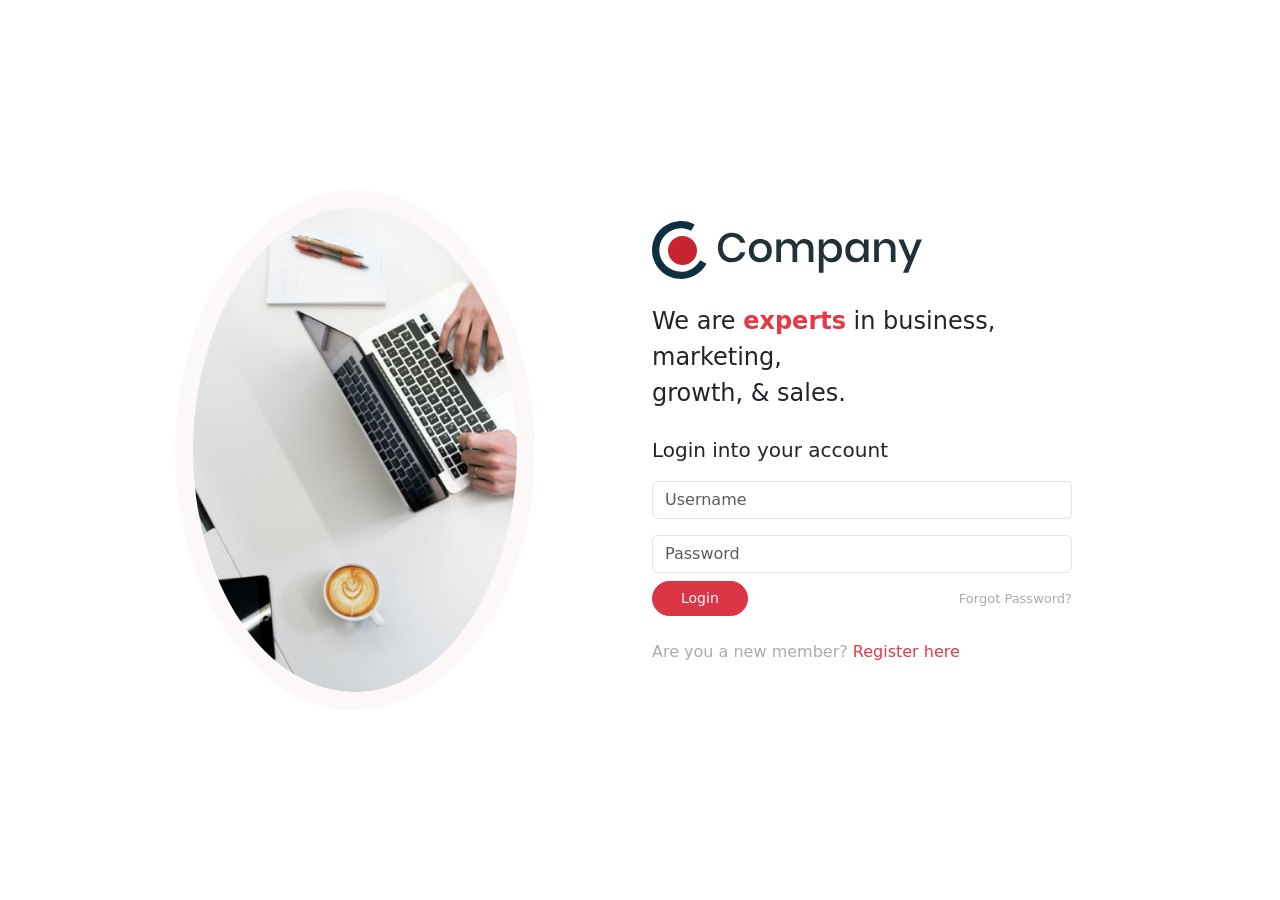
<file: HTML/Company/index.html>
<!DOCTYPE html>
<html lang="en">
<head>
    <meta charset="UTF-8">
    <meta name="viewport" content="width=device-width, initial-scale=1.0">
    <title>HKinfotech</title>
    <link rel="stylesheet" href="style.css">
    <link href="https://cdn.jsdelivr.net/npm/bootstrap@5.0.2/dist/css/bootstrap.min.css" rel="stylesheet" integrity="sha384-EVSTQN3/azprG1Anm3QDgpJLIm9Nao0Yz1ztcQTwFspd3yD65VohhpuuCOmLASjC" crossorigin="anonymous">
</head>
<body>
    <div class="container">
        <div class="row main-wrapper">

            <!-- image -->
            <div class="col-md-6 d-flex justify-content-center">
                <div class="oval-wrapper">
                    <img src="images/hero-image.png" alt="image">
                </div>
            </div>

            <!-- content -->
            <div class="col-md-6 d-flex align-items-center">
                <div class="login-box w-100">
                    <img src="images/logo.svg" class="mb-4" alt="logo">

                    <p class="tagline mb-4">
                        We are <span>experts</span> in business, marketing,<br>
                        growth, & sales.
                    </p>

                    <p class="mb-3 login">Login into your account</p>

                    <form>
                        <div class="mb-3">
                            <input type="text" class="form-control" placeholder="Username">
                        </div>

                        <div class="mb-2">
                            <input type="password" class="form-control" placeholder="Password">
                        </div>

                        <div class="d-flex align-items-center mb-4">
                            <button class="btn btn-danger login-btn" style="font-size: 14px;">Login</button>
                            <div class="ms-auto">
                                <a href="#" class="forgot">Forgot Password?</a>
                            </div>
                        </div>

                        <p class="register">
                            Are you a new member?
                            <a href="#">Register here</a>
                        </p>
                    </form>
                </div>
            </div>
        </div>
    </div>
</body>
</html>
</file>
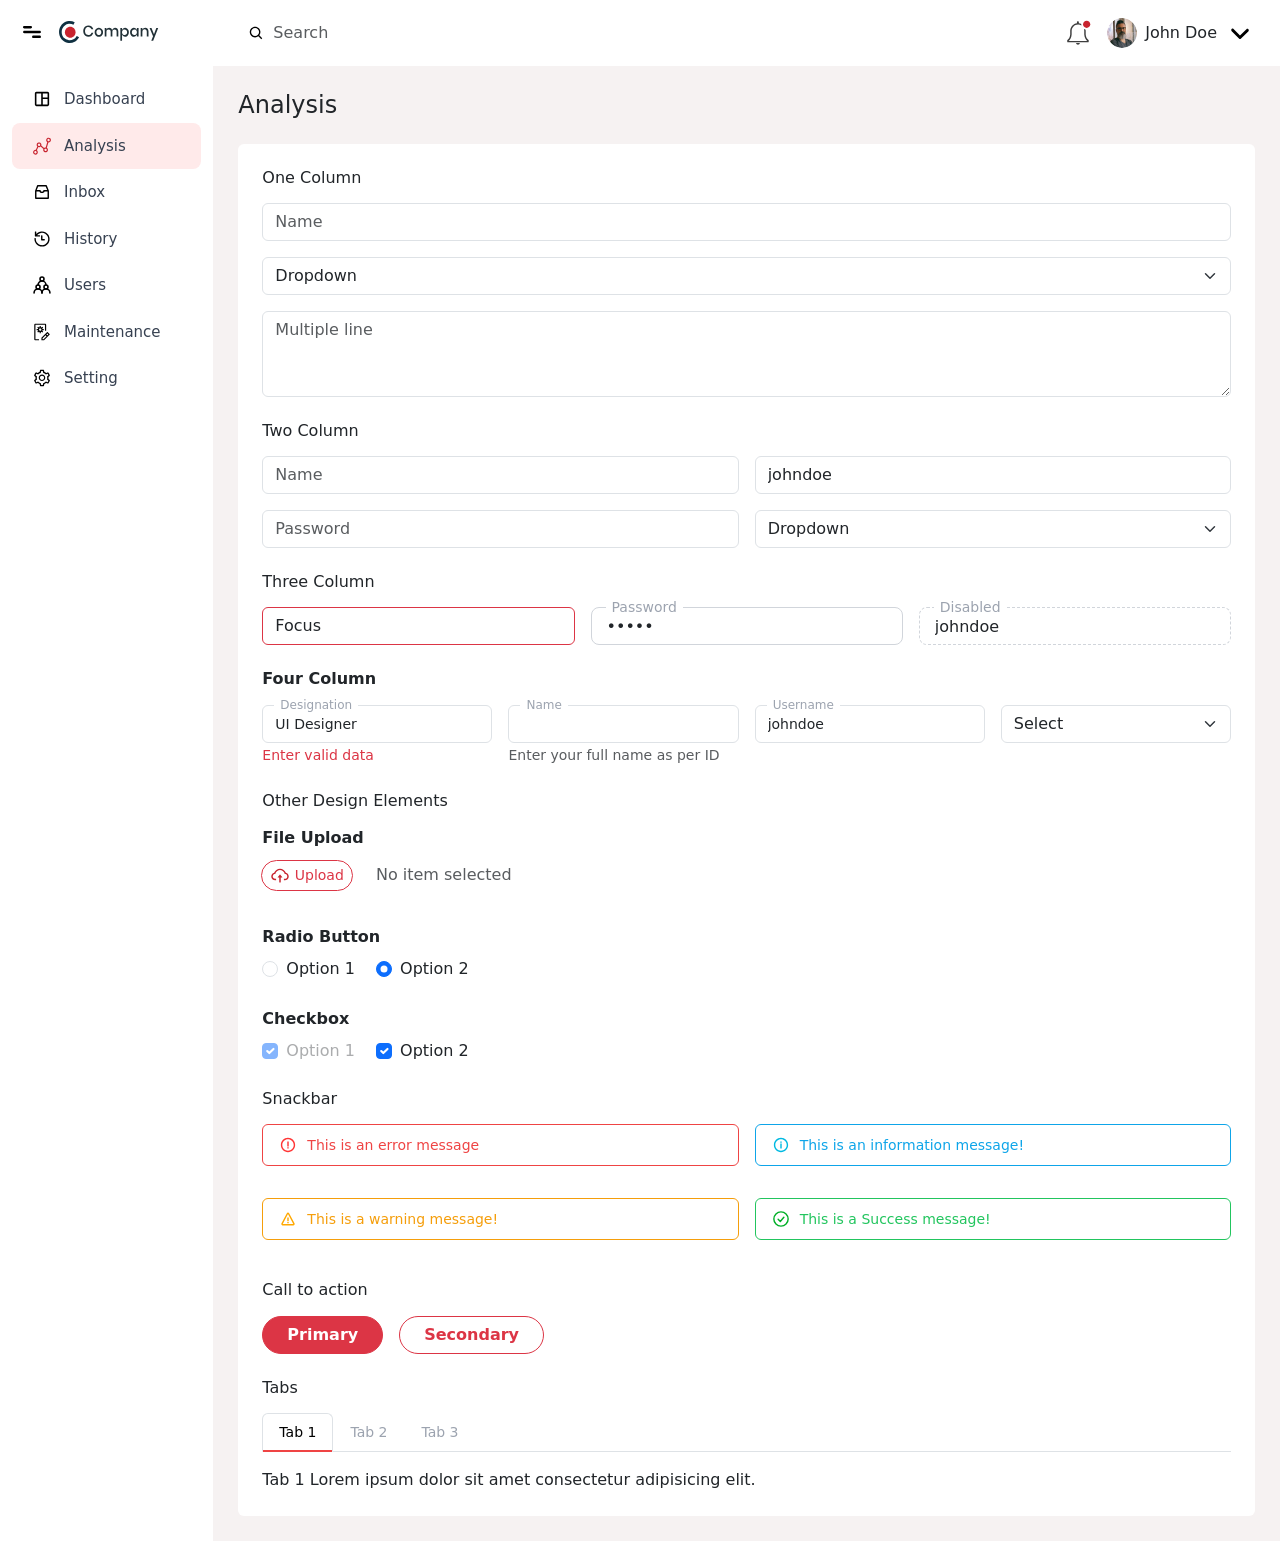
<file: HTML/Company/analysis.html>
<!DOCTYPE html>
<html lang="en">
<head>
  <meta charset="UTF-8">
  <meta name="viewport" content="width=device-width, initial-scale=1.0">
  <title>Analysis</title>

  <link rel="stylesheet" href="analysis.css">

  <!-- Bootstrap CSS -->
  <link
    href="https://cdn.jsdelivr.net/npm/bootstrap@5.3.2/dist/css/bootstrap.min.css"
    rel="stylesheet"
  >
</head>

<body>

  <div class="container-fluid">
    <div class="row">

      <!-- Sidebar -->
      <aside class="col-12 col-md-3 col-lg-2 sidebar p-0" id="sidebar">
            <div class="logo">
                <img src="images/menu-bar.svg" id="menuToggle" style="cursor:pointer;">
                <img src="images/logo.svg" style="width:100px">
            </div>

            <div class="menu" id="menu">
                <a href="#">
                    <img src="images/dashboard-default.svg"> Dashboard
                </a>
                <a href="#" class="active">
                    <img src="images/graph-active.svg"> Analysis
                </a>
                <a href="#">
                    <img src="images/inbox-default.svg"> Inbox
                </a>
                <a href="#">
                    <img src="images/clock-default.svg"> History
                </a>
                <a href="#">
                    <img src="images/user-default.svg"> Users
                </a>
                <a href="#">
                    <img src="images/maintenance-default.svg"> Maintenance
                </a>
                <a href="#">
                    <img src="images/setting-default.svg"> Setting
                </a>
            </div>
        </aside>

      <!-- Main -->
      <main class="col-12 col-md-9 col-lg-10 p-0" style="background-color: rgb(246, 242, 242);">
        <!-- Topbar -->
        <div class="topbar d-flex flex-wrap justify-content-between align-items-center gap-3">
          <div class="search-box">
            <img src="images/search-icon.svg" class="me-2">
            <input type="text" class="form-control" placeholder="Search">
          </div>

          <div class="d-flex align-items-center gap-3">
            <img src="images/notification-icon.svg">

            <div class="profile d-flex align-items-center gap-2">
              <img src="images/profile.png">
              <span>John Doe</span>
              <img src="images/downward-arrow.svg">
            </div>
          </div>
        </div>

        <!-- Content -->
        <div class="content">
          <h4 class="mb-4">Analysis</h4>

          <div class="card p-4">

            <!-- One Column -->
            <h6 class="mb-3">One Column</h6>
            <input class="form-control mb-3" placeholder="Name">

            <select class="form-select mb-3">
              <option>Dropdown</option>
            </select>

            <textarea
              class="form-control mb-4"
              rows="3"
              placeholder="Multiple line"
            ></textarea>

            <!-- Two Column -->
            <h6 class="mb-3">Two Column</h6>
            <div class="row g-3 mb-4">
              <div class="col-md-6">
                <input class="form-control" placeholder="Name">
              </div>

              <div class="col-md-6">
                <input class="form-control" value="johndoe">
              </div>

              <div class="col-md-6">
                <input class="form-control" placeholder="Password">
              </div>

              <div class="col-md-6">
                <select class="form-select">
                  <option>Dropdown</option>
                </select>
              </div>
            </div>

            <!-- Three Column -->
            <h6 class="mb-3">Three Column</h6>
            <div class="row g-3 mb-4">
              <div class="col-md-4">
                <input class="form-control border-danger" value="Focus">
              </div>

              <div class="col-md-4">
                <div class="input-wrapper">
                  <label>Password</label>
                  <input type="password" class="form-control" value="12345">
                </div>
              </div>

              <div class="col-md-4">
                <div class="input-wrapper">
                  <label>Disabled</label>
                  <input
                    class="form-control"
                    value="johndoe"
                    style="border-style:dashed;"
                  >
                </div>
              </div>
            </div>

            <!-- Four Column -->
            <h6 class="mb-3 fw-bold">Four Column</h6>
            <div class="row g-3 mb-4">

              <div class="col-md-3">
                <div class="floating-group">
                  <label>Designation</label>
                  <input type="text" class="form-control" value="UI Designer">
                </div>
                <small class="text-danger">Enter valid data</small>
              </div>

              <div class="col-md-3">
                <div class="floating-group">
                  <label>Name</label>
                  <input type="text" class="form-control">
                </div>
                <small class="text-muted">
                  Enter your full name as per ID
                </small>
              </div>

              <div class="col-md-3">
                <div class="floating-group">
                  <label>Username</label>
                  <input type="text" class="form-control" value="johndoe">
                </div>
              </div>

              <div class="col-md-3">
                <select class="form-select">
                  <option selected>Select</option>
                </select>
              </div>
            </div>

            <!-- Other Design Elements -->
            <h6 class="mb-3">Other Design Elements</h6>

            <!-- File Upload -->
            <div class="mb-4">
              <label class="fw-semibold">File Upload</label><br>

              <button
                class="btn btn-outline-danger btn-sm rounded-pill"
                style="margin: 10px; margin-left: -1px;"
              >
                <img src="images/cloud-upload-icon.svg">
                Upload
              </button>

              <span class="ms-2 text-muted">No item selected</span>
            </div>

            <!-- Radio -->
            <div class="mb-4">
              <label class="form-label fw-semibold">Radio Button</label><br>

              <div class="form-check form-check-inline">
                <input class="form-check-input" type="radio" name="radio">
                <label class="form-check-label">Option 1</label>
              </div>

              <div class="form-check form-check-inline">
                <input class="form-check-input" type="radio" name="radio" checked>
                <label class="form-check-label">Option 2</label>
              </div>
            </div>

            <!-- Checkbox -->
            <div class="mb-4">
              <label class="form-label fw-semibold">Checkbox</label><br>

              <div class="form-check form-check-inline">
                <input class="form-check-input" type="checkbox" checked disabled>
                <label class="form-check-label text-muted">Option 1</label>
              </div>

              <div class="form-check form-check-inline">
                <input class="form-check-input" type="checkbox" checked>
                <label class="form-check-label">Option 2</label>
              </div>
            </div>

            <!-- Snackbar -->
            <h6 class="mb-3">Snackbar</h6>
            <div class="row g-3 mb-4">

              <div class="col-md-6">
                <div class="alert danger">
                  <img src="images/error-icon.svg">
                  This is an error message
                </div>
              </div>

              <div class="col-md-6">
                <div class="alert primary">
                  <img src="images/info-icon.svg">
                  This is an information message!
                </div>
              </div>

              <div class="col-md-6">
                <div class="alert warning">
                  <img src="images/warning-icon.svg">
                  This is a warning message!
                </div>
              </div>

              <div class="col-md-6">
                <div class="alert success">
                  <img src="images/success-icon.svg">
                  This is a Success message!
                </div>
              </div>

            </div>

            <!-- Call To Action -->
            <h6 class="mb-3">Call to action</h6>
            <div class="d-flex">
              <button class="btn btn-danger rounded-pill px-4 me-3 fw-semibold">
                Primary
              </button>

              <button class="btn btn-outline-danger rounded-pill px-4 fw-semibold">
                Secondary
              </button>
            </div>

            <!-- Tabs -->
            <h6 class="mb-3 mt-4">Tabs</h6>

            <ul class="nav nav-tabs custom-tabs">
              <li class="nav-item">
                <button class="nav-link active" data-bs-toggle="tab" data-bs-target="#tab1">
                  Tab 1
                </button>
              </li>
              <li class="nav-item">
                <button class="nav-link" data-bs-toggle="tab" data-bs-target="#tab2">
                  Tab 2
                </button>
              </li>
              <li class="nav-item">
                <button class="nav-link" data-bs-toggle="tab" data-bs-target="#tab3">
                  Tab 3
                </button>
              </li>
            </ul>

            <div class="tab-content pt-3">
              <div class="tab-pane fade show active" id="tab1">
                Tab 1 Lorem ipsum dolor sit amet consectetur adipisicing elit.
              </div>
              <div class="tab-pane fade" id="tab2">Tab 2 content</div>
              <div class="tab-pane fade" id="tab3">Tab 3 content</div>
            </div>

          </div>
        </div>

      </main>
    </div>
  </div>

  <script
    src="https://cdn.jsdelivr.net/npm/bootstrap@5.3.2/dist/js/bootstrap.bundle.min.js"
  ></script>

<script>
    document.getElementById("menuToggle").addEventListener("click", function () {
        document.getElementById("menu").classList.toggle("hide");
    });
</script>

</body>
</html>
</file>
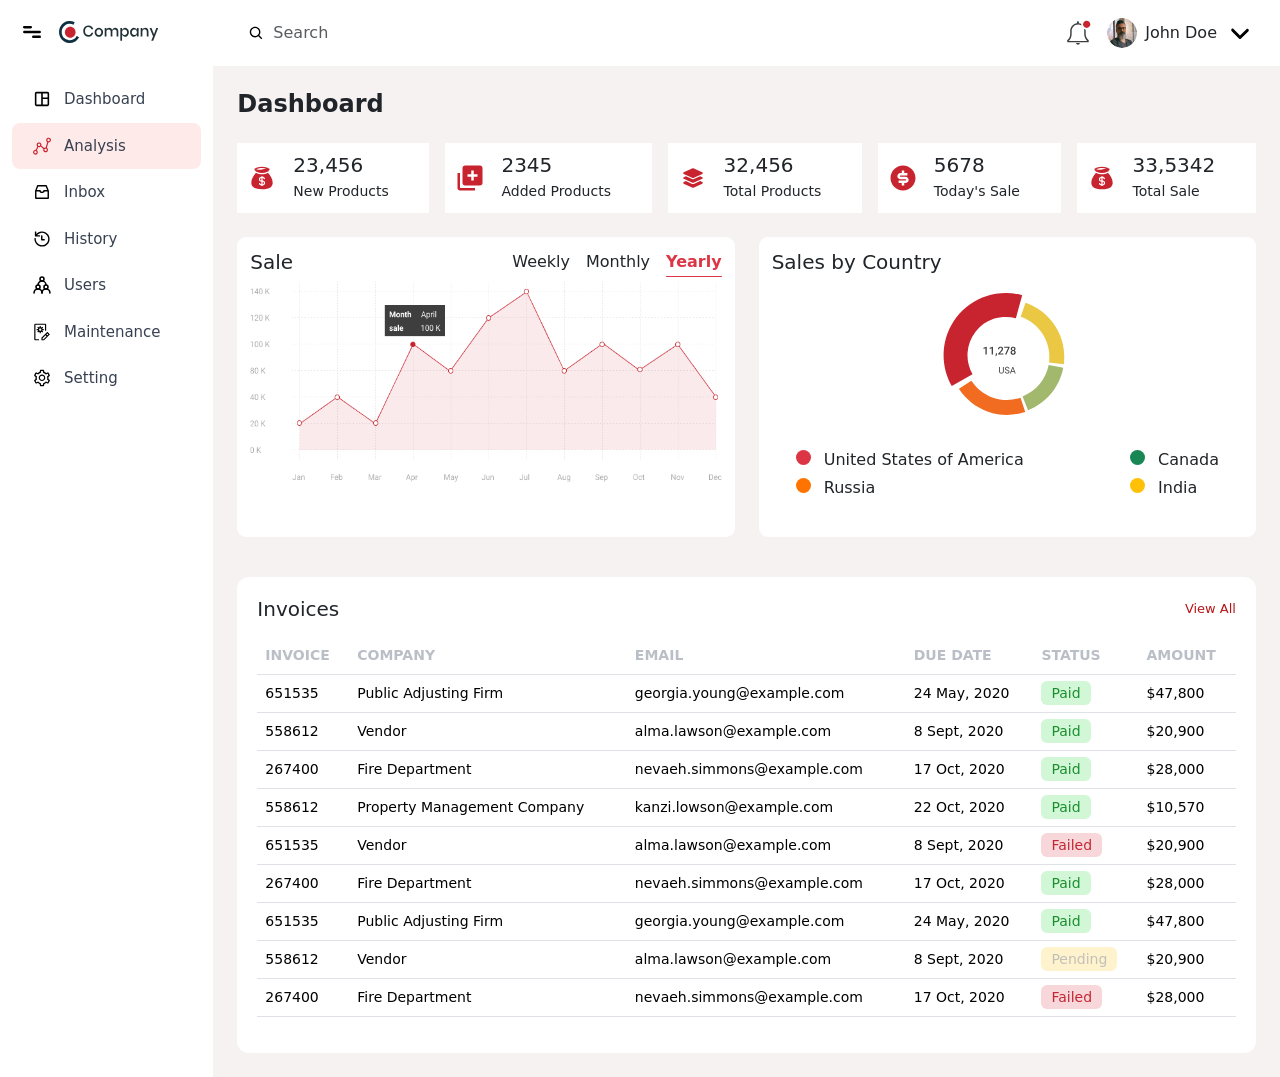
<file: HTML/Company/dashboard.html>
<!DOCTYPE html>
<html lang="en">
<head>
    <meta charset="UTF-8">
    <meta name="viewport" content="width=device-width, initial-scale=1.0">
    <title>Dashboard</title>
    <!-- Bootstrap 5 -->
    <link href="https://cdn.jsdelivr.net/npm/bootstrap@5.3.2/dist/css/bootstrap.min.css" rel="stylesheet">
    <link rel="stylesheet" href="dashboard.css">
</head>
<body>
<div class="container-fluid">
    <div class="row">

        <!-- Sidebar -->
        <aside class="col-12 col-md-3 col-lg-2 sidebar p-0" id="sidebar">
            <div class="logo">
                <img src="images/menu-bar.svg" id="menuToggle" style="cursor:pointer;">
                <img src="images/logo.svg" style="width:100px">
            </div>

            <div class="menu" id="menu">
                <a href="#">
                    <img src="images/dashboard-default.svg"> Dashboard
                </a>
                <a href="#" class="active">
                    <img src="images/graph-active.svg"> Analysis
                </a>
                <a href="#">
                    <img src="images/inbox-default.svg"> Inbox
                </a>
                <a href="#">
                    <img src="images/clock-default.svg"> History
                </a>
                <a href="#">
                    <img src="images/user-default.svg"> Users
                </a>
                <a href="#">
                    <img src="images/maintenance-default.svg"> Maintenance
                </a>
                <a href="#">
                    <img src="images/setting-default.svg"> Setting
                </a>
            </div>
        </aside>


        <!-- Main Content -->
        <div class="col-12 col-md-9 col-lg-10 p-0 main-content">

            <div class="topbar d-flex flex-wrap justify-content-between align-items-center gap-3">
                <div class="search-box">
                    <img src="images/search-icon.svg" class="me-2">
                    <input type="text" class="form-control" placeholder="Search">
                </div>

                <div class="d-flex align-items-center gap-3">
                    <img src="images/notification-icon.svg">

                    <div class="profile d-flex align-items-center gap-2">
                        <img src="images/profile.png">
                        <span>John Doe</span>
                        <img src="images/downward-arrow.svg">
                    </div>
                </div>
            </div>


            <!-- Dashboard content -->
            <div class="p-4 main-dashboard">
                <h4 class="fw-semibold">Dashboard</h4>
                <div class="d-flex gap-3 flex-wrap mt-4 justify-content-between">
                    <div class="card-box d-flex align-items-center flex-fill" style="min-width:150px;">
                        <img src="images/money-bag.svg" alt="icon" class="me-3" style="width:30px; height:50px;">
                        <div style="font-size: 14px;">
                            <h5 class="mb-1">23,456</h5>
                            <p class="mb-0">New Products</p>
                        </div>
                    </div>

                    <div class="card-box d-flex align-items-center flex-fill" style="min-width:150px;">
                        <img src="images/new-product.svg" alt="icon" class="me-3" style="width:30px; height:50px;">
                        <div style="font-size: 14px;">
                            <h5 class="mb-1">2345</h5>
                            <p class="mb-0">Added Products</p>
                        </div>
                    </div>

                    <div class="card-box d-flex align-items-center flex-fill" style="min-width:150px;">
                        <img src="images/total-product.svg" alt="icon" class="me-3" style="width:30px; height:50px;">
                        <div style="font-size: 14px;">
                            <h5 class="mb-1">32,456</h5>
                            <p class="mb-0">Total Products</p>
                        </div>
                    </div>

                    <div class="card-box d-flex align-items-center flex-fill" style="min-width:150px;">
                        <img src="images/dollar-filled.svg" alt="icon" class="me-3" style="width:30px; height:50px;">
                        <div style="font-size: 14px;">
                            <h5 class="mb-1">5678</h5>
                            <p class="mb-0">Today's Sale</p>
                        </div>
                    </div>

                    <div class="card-box d-flex align-items-center flex-fill" style="min-width:150px;">
                        <img src="images/money-bag.svg" alt="icon" class="me-3" style="width:30px; height:50px;">
                        <div style="font-size: 14px;">
                            <h5 class="mb-1">33,5342</h5>
                            <p class="mb-0">Total Sale</p>
                        </div>
                    </div>
                </div>

                <!-- Charts -->
                <div class="row mt-4">
                    <div class="col-lg-6 mb-3">
                        <div class="box" style="height: 300px;">
                            <div class="d-flex justify-content-between align-items-start mb-2">
                                <h5 class="mb-0">Sale</h5>
                                <div class="d-flex gap-3">
                                    <span class="mb-0">Weekly</span>
                                    <span class="mb-0">Monthly</span>
                                    <span class="mb-0 text-danger fw-semibold active">Yearly</span>
                                </div>
                            </div>
                            <img src="images/data-graph.png" class="img-fluid" style="height: 200px;">
                        </div>
                    </div>

                    <div class="col-lg-6 mb-3">
                        <div class="box" style="height: 300px;">
                            <h5>Sales by Country</h5>

                            <div class="text-center">
                                <img src="images/pie-chart.svg" class="img-fluid mb-3" style="height: 150px;">
                            </div>

                            <div class="d-flex justify-content-between px-4">
                                <div class="text-start">
                                    <p class="mb-1">
                                        <span class="dot bg-danger"></span> United States of America
                                    </p>
                                    <p class="mb-0">
                                        <span class="dot" style="background-color: #ff7400;"></span> Russia
                                    </p>
                                </div>

                                <div class="text-start">
                                    <p class="mb-1">
                                        <span class="dot bg-success"></span> Canada
                                    </p>
                                    <p class="mb-0">
                                        <span class="dot bg-warning"></span> India
                                    </p>
                                </div>
                            </div>
                        </div>
                    </div>
                </div>

                <!-- Invoice -->
                <div class="box invoice mt-4">
                    <div class="d-flex justify-content-between align-items-center mb-3">
                        <h5 class="mb-0">Invoices</h5>
                        <a href="#" class="view-all">View All</a>
                    </div>
                    <div class="table-responsive">
                        <table class="table">
                            <thead>
                                <tr>
                                    <th>INVOICE</th>
                                    <th>COMPANY</th>
                                    <th>EMAIL</th>
                                    <th>DUE DATE</th>
                                    <th>STATUS</th>
                                    <th>AMOUNT</th>
                                </tr>
                            </thead>
                            <tbody>
                                <tr>
                                    <td>651535</td>
                                    <td>Public Adjusting Firm</td>
                                    <td>georgia.young@example.com</td>
                                    <td>24 May, 2020</td>
                                    <td><span class="paid">Paid</span></td>
                                    <td>$47,800</td>
                                </tr>
                                <tr>
                                    <td>558612</td>
                                    <td>Vendor</td>
                                    <td>alma.lawson@example.com</td>
                                    <td>8 Sept, 2020</td>
                                    <td><span class="paid">Paid</span></td>
                                    <td>$20,900</td>
                                </tr>
                                <tr>
                                    <td>267400</td>
                                    <td>Fire Department</td>
                                    <td>nevaeh.simmons@example.com</td>
                                    <td>17 Oct, 2020</td>
                                    <td><span class="paid">Paid</span></td>
                                    <td>$28,000</td>
                                </tr>
                                <tr>
                                    <td>558612</td>
                                    <td>Property Management Company</td>
                                    <td>kanzi.lowson@example.com</td>
                                    <td>22 Oct, 2020</td>
                                    <td><span class="paid">Paid</span></td>
                                    <td>$10,570</td>
                                </tr>
                                <tr>
                                    <td>651535</td>
                                    <td>Vendor</td>
                                    <td>alma.lawson@example.com</td>
                                    <td>8 Sept, 2020</td>
                                    <td><span class="failed">Failed</span></td>
                                    <td>$20,900</td>
                                </tr>
                                <tr>
                                    <td>267400</td>
                                    <td>Fire Department</td>
                                    <td>nevaeh.simmons@example.com</td>
                                    <td>17 Oct, 2020</td>
                                    <td><span class="paid">Paid</span></td>
                                    <td>$28,000</td>
                                </tr>
                                <tr>
                                    <td>651535</td>
                                    <td>Public Adjusting Firm</td>
                                    <td>georgia.young@example.com</td>
                                    <td>24 May, 2020</td>
                                    <td><span class="paid">Paid</span></td>
                                    <td>$47,800</td>
                                </tr>
                                <tr>
                                    <td>558612</td>
                                    <td>Vendor</td>
                                    <td>alma.lawson@example.com</td>
                                    <td>8 Sept, 2020</td>
                                    <td><span class="pending">Pending</span></td>
                                    <td>$20,900</td>
                                </tr>
                                <tr>
                                    <td>267400</td>
                                    <td>Fire Department</td>
                                    <td>nevaeh.simmons@example.com</td>
                                    <td>17 Oct, 2020</td>
                                    <td><span class="failed">Failed</span></td>
                                    <td>$28,000</td>
                                </tr>
                            </tbody>
                        </table>
                    </div>
                </div>

            </div>

        </div>
    </div>
</div>

<script>
    document.getElementById("menuToggle").addEventListener("click", function () {
        document.getElementById("menu").classList.toggle("hide");
    });
</script>

</body>
</html>
</file>
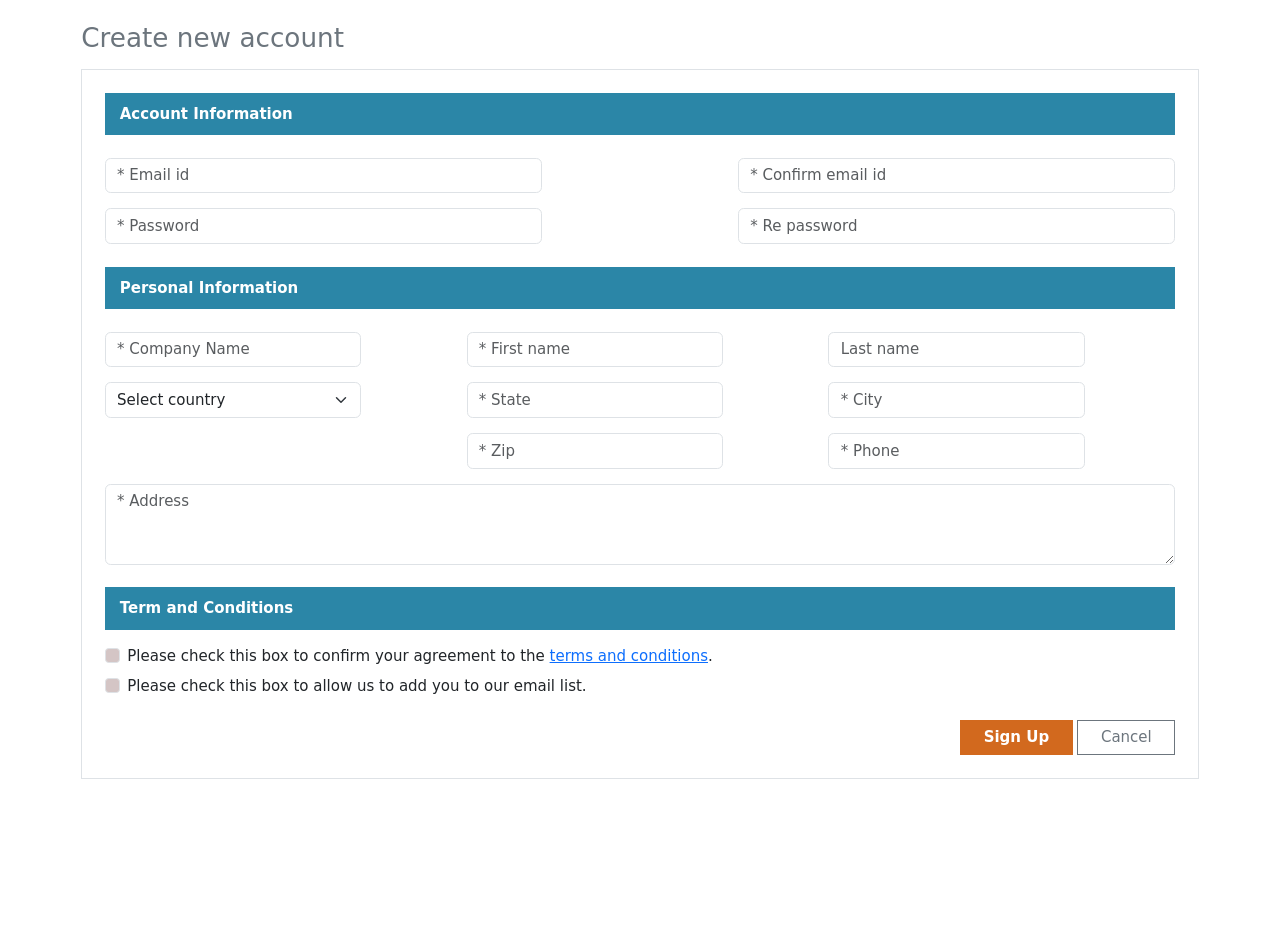
<file: HTML/Form/form.html>
<!DOCTYPE html>
<html lang="en">
<head>
    <meta charset="UTF-8">
    <meta name="viewport" content="width=device-width, initial-scale=1.0">
    <title>Create new account</title>

    <link href="https://cdn.jsdelivr.net/npm/bootstrap@5.0.2/dist/css/bootstrap.min.css" rel="stylesheet">
    <link rel="stylesheet" href="style.css">
</head>
<body>

<div class="container my-4 min-vh-100">
    <h3 class="mb-3 text-secondary">Create new account</h3>

    <form class="border p-4">

        <!-- Account Information -->
        <div class="info">Account Information</div>

        <div class="row g-3 mt-2">
            <div class="col-md-5">
                <input type="email" class="form-control" placeholder="* Email id">
            </div>
            <div class="col-md-2">
                
            </div>
            <div class="col-md-5">
                <input type="email" class="form-control" placeholder="* Confirm email id">
            </div>
            <div class="col-md-5">
                <input type="password" class="form-control" placeholder="* Password">
            </div>
            <div class="col-md-2">
                
            </div>
            <div class="col-md-5">
                <input type="password" class="form-control" placeholder="* Re password">
            </div>
        </div>

        <!-- Personal Information -->
        <div class="info mt-4">Personal Information</div>

        <div class="row g-3 mt-2">
            <div class="col-md-3">
                <input type="text" class="form-control" placeholder="* Company Name">
            </div>
            <div class="col-md-1">
                
            </div>
            <div class="col-md-3">
                <input type="text" class="form-control" placeholder="* First name">
            </div>
            <div class="col-md-1">
                
            </div>
            <div class="col-md-3">
                <input type="text" class="form-control" placeholder="Last name">
            </div>

            <div class="col-md-3">
                <select class="form-select">
                    <option>Select country</option>
                    <option>India</option>
                    <option>USA</option>
                    <option>Australia</option>
                </select>
            </div>
            <div class="col-md-1">
                <!-- <input type="email" class="form-control" placeholder="* Email id"> -->
            </div>
            <div class="col-md-3">
                <input type="text" class="form-control" placeholder="* State">
            </div>
            <div class="col-md-1">
                <!-- <input type="email" class="form-control" placeholder="* Email id"> -->
            </div>
            <div class="col-md-3">
                <input type="text" class="form-control" placeholder="* City">
            </div>
            <div class="col-md-1">
                <!-- <input type="email" class="form-control" placeholder="* Email id"> -->
            </div>

            <div class="col-md-3 offset-md-4">
                <input type="text" class="form-control" placeholder="* Zip">
            </div>
            <div class="col-md-1">
                <!-- <input type="email" class="form-control" placeholder="* Email id"> -->
            </div>
            <div class="col-md-3">
                <input type="text" class="form-control" placeholder="* Phone">
            </div>

            <div class="col-md-12">
                <textarea class="form-control" rows="3" placeholder="* Address"></textarea>
            </div>
        </div>

        <!-- Terms -->
        <div class="info mt-4">Term and Conditions</div>

        <div class="form-check mt-3">
            <input class="form-check-input" type="checkbox" style="background-color: #d4c5c5;">
            <label class="form-check-label">
                Please check this box to confirm your agreement to the
                <a href="#">terms and conditions</a>.
            </label>
        </div>

        <div class="form-check mt-2">
            <input class="form-check-input" type="checkbox" style="background-color: #d4c5c5;">
             <label class="form-check-label">
                Please check this box to allow us to add you to our email list.
            </label>
        </div>

        <!-- Buttons -->
        <div class="text-end mt-4">
            <!-- <button type="button" class="btn text-white px-4" id="btn1" style="background-color: chocolate;"><a href="welcome.html">Sign Up</a></button> -->
            <button type="button" class="btn text-white px-4" id="btn1" style="background-color: chocolate; border-radius: 0%; font-weight: bold;">Sign Up</button>
            <button type="button" class="btn btn-outline-secondary px-4" style="border-radius: 0%;">Cancel</button>
        </div>

    </form>
</div>


<script src="https://cdn.jsdelivr.net/npm/bootstrap@5.0.2/dist/js/bootstrap.bundle.min.js"></script>
<script src="form.js"></script>
</body>
</html>
</file>
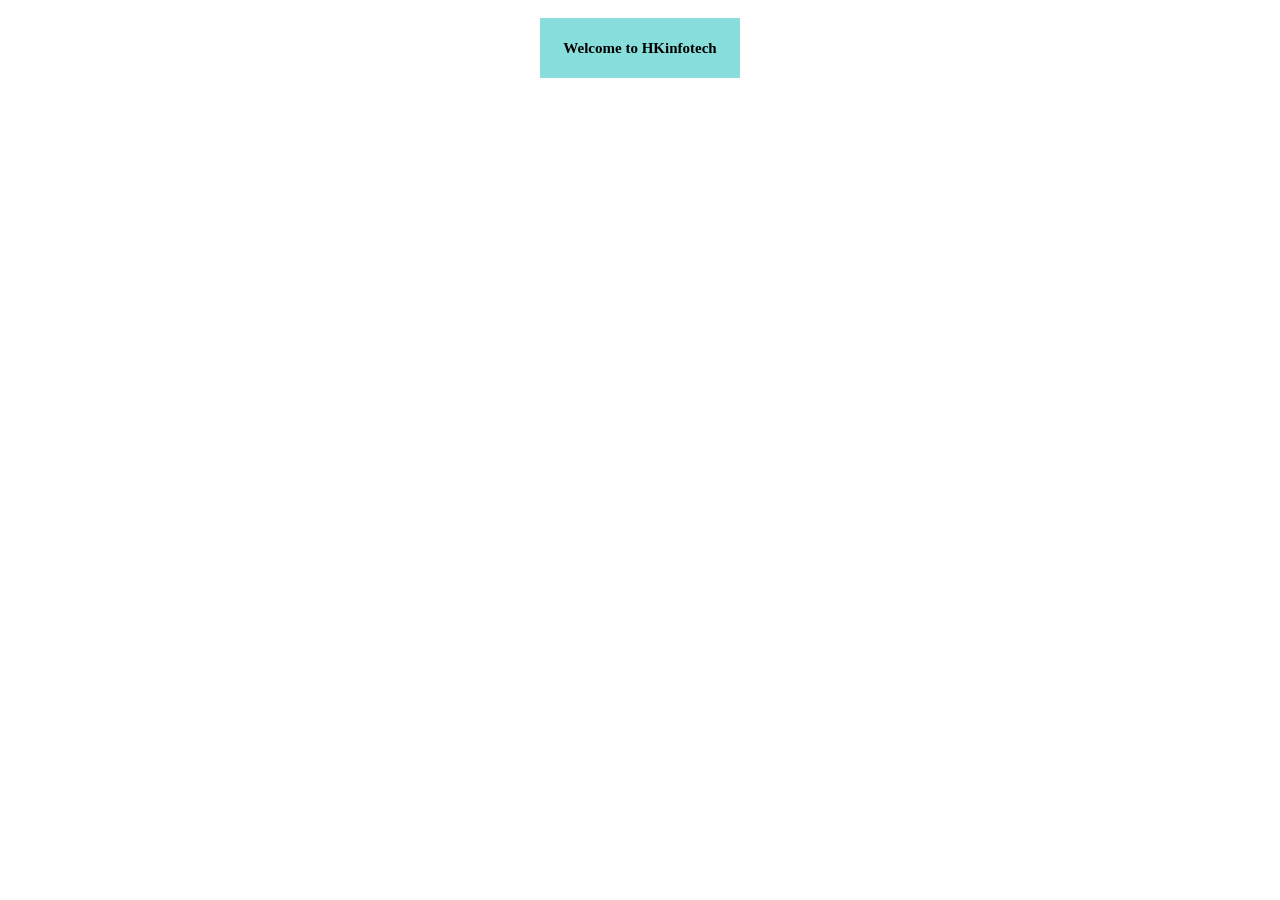
<file: HTML/Form/welcome.html>
<!DOCTYPE html>
<html lang="en">
<head>
    <meta charset="UTF-8">
    <meta name="viewport" content="width=device-width, initial-scale=1.0">
    <title>Welcome</title>
    <link rel="stylesheet" href="style.css">
    <style>
        body{
            display: flex;
            justify-content: center;
            align-items: center;
        }
    </style>
</head>
<body>
    <h1>Welcome to HKinfotech</h1>
</body>
</html>
</file>
<file: HTML/Company/style.css>
body{
    background-color: #f9f5f5;
}

.main-wrapper{
    min-height:100vh;
    display:flex;
    align-items:center;
}
.oval-wrapper{
    width:360px;
    height:520px;
    border-radius:50%;
    background:#fdf8f8;
    padding:18px;
    display:flex;
    align-items:center;
    justify-content:center;
}
    .oval-wrapper img{
        width:100%;
        height:100%;
        border-radius:50%;
        object-fit:cover;
    }
     
    .login-box .login{
        font-size: 20px;
    }

    .login-box{
        max-width:420px;
    }
    .tagline{
        font-size: 24px;
        font-family: inherit;
    }
    .tagline span{
        color:#e63946;
        font-weight:bold;
    }
    .form-control{
        height:38px;
        font-size:14px;
    }
    form .login-btn{
        padding:6px 28px;
        border-radius:20px;
        font-size:14px;
    }
    .forgot{
        font-size:13px;
        color:#aaa;
        text-decoration:none;
    }
    .register{
        color:#aaa;
    }
    .register a{
        color:#e63946;
        text-decoration:none;
    }
</file>
<file: HTML/Company/analysis.css>
body {
  background: #f6f8fb;
  font-family: "Segoe UI", sans-serif;
}

/* Sidebar */
.sidebar {
  background-color: #ffffff;
  min-height: 100vh;
}

.logo {
  font-size: 22px;
  font-weight: 600;
  padding: 20px;
  display: flex;
  align-items: center;
  gap: 15px;
}

.menu {
  padding: 12px;
  transition: all 0.3s ease;
}

.menu.hide {
  display: none;
}

.menu a {
  display: flex;
  align-items: center;
  gap: 12px;
  padding: 12px 20px;
  color: #374151;
  text-decoration: none;
  font-size: 15px;
}

.menu a img {
  width: 20px;
  height: 20px;
  object-fit: contain;
}

.menu a.active {
  background: #ffeaea;
  border-radius: 8px;
}

/* Header */
.topbar {
  background: #ffffff;
  padding: 15px 25px;
}

.search-box {
  position: relative;
  max-width: 300px;
  width: 100%;
}

.search-box img {
  position: absolute;
  top: 10px;
  left: 10px;
  width: 16px;
}

.search-box input {
  border: none;
  outline: none;
  background: none;
  padding-left: 35px;
}

.profile img {
  width: 30px;
  border-radius: 50%;
}

/* Snackbar */
.alert {
  display: flex;
  align-items: center;
  gap: 10px;
  background: transparent;
  border-radius: 6px;
  padding: 12px 16px;
  font-size: 14px;
  font-weight: 500;
}

/* Error */
.alert.danger {
  color: #ef4444;
  border: 1.5px solid #ef4444;
  height: 42px;
}

/* Info */
.alert.primary {
  color: #0ea5e9;
  border: 1.5px solid #0ea5e9;
  height: 42px;
}

/* Warning */
.alert.warning {
  color: #f59e0b;
  border: 1.5px solid #f59e0b;
  height: 42px;
}

/* Success */
.alert.success {
  color: #22c55e;
  border: 1.5px solid #22c55e;
  height: 42px;
}

/* Icon */
.alert img {
  width: 18px;
  height: 18px;
}

/* Content */
.content {
  padding: 25px;
}

.card {
  border: none !important;
  border-radius: none !important;
}

.error {
  border: 1px solid red;
}


/* Password column 2 */
.input-wrapper {
  position: relative;
}

.input-wrapper label {
  position: absolute;
  top: -10px;
  left: 15px;
  background: #fff;
  padding: 0 6px;
  font-size: 14px;
  color: #9ca3af;
}

.input-wrapper input {
  height: 38px;
  border-radius: 8px;
  border: 1px solid #d1d5db;
  padding-left: 15px;
  font-size: 16px;
}

.input-wrapper input:focus {
  box-shadow: none;
  border-color: #3b82f6;
}


/* Column 4 */
.floating-group {
  position: relative;
}

.floating-group label {
  position: absolute;
  top: -9px;
  left: 12px;
  background: #fff;
  padding: 0 6px;
  font-size: 12px;
  color: #9ca3af;
}

.floating-group .form-control,
.floating-group .form-select {
  height: 38px;
  border-radius: 6px;
  font-size: 14px;
}

.floating-group.error .form-control {
  border: 1px solid #dc3545;
}

.floating-group.error label {
  color: #dc3545;
}



/* Tabs container */
.custom-tabs {
  position: relative;
  border-bottom: 1px solid #e5e7eb;
}

.custom-tabs .nav-link {
  border: none;
  background: transparent;
  color: #9ca3af;
  font-size: 14px;
  padding: 8px 16px;
  position: relative;
}

.custom-tabs .nav-link.active {
  color: #ef4444;
}

.custom-tabs .nav-link.active::after {
  content: "";
  position: absolute;
  left: 0;
  bottom: -1px;
  width: 100%;
  height: 2px;
  background-color: #ef4444;
  z-index: 2;
}

.tab-content {
  border: none !important;
}


/* Responsive */
/* =============================== */
/* MOBILE (max-width: 576px) */
/* =============================== */
@media (max-width: 576px) {

  /* Sidebar top ma aavse */
  .sidebar {
    min-height: auto;
  }

  .logo {
    justify-content: center;
  }

  .menu a {
    font-size: 14px;
    padding: 10px 15px;
  }

  /* Topbar vertical */
  .topbar {
    flex-direction: column;
    align-items: stretch;
  }

  .search-box {
    max-width: 100%;
  }

  /* Content padding reduce */
  .content {
    padding: 15px;
  }

  /* Card spacing */
  .card {
    padding: 15px !important;
  }

  /* All inputs full width */
  .row > div {
    width: 100%;
  }

  /* Snackbar height auto */
  .alert {
    height: auto !important;
    font-size: 13px;
  }

  /* Buttons stack */
  .d-flex > button {
    width: 100%;
  }

  .d-flex > button + button {
    margin-top: 10px;
    margin-left: 0 !important;
  }

  /* Tabs scrollable */
  .custom-tabs {
    overflow-x: auto;
    white-space: nowrap;
  }
}

/* =============================== */
/* TABLET (max-width: 768px) */
/* =============================== */
@media (max-width: 768px) {

  .content {
    padding: 20px;
  }

  /* Two columns stay two */
  .row.g-3 > div {
    flex: 0 0 100%;
    max-width: 100%;
  }

  /* Snackbar spacing */
  .alert {
    font-size: 13.5px;
  }
}

/* =============================== */
/* MEDIUM DEVICES (max-width: 992px) */
/* =============================== */
@media (max-width: 992px) {

  .search-box {
    max-width: 250px;
  }

  /* Four column -> two column */
  .row.g-3 > .col-md-3 {
    flex: 0 0 50%;
    max-width: 50%;
  }
}
</file>
<file: HTML/Company/dashboard.css>
/* Sidebar */
.sidebar {
  background-color: #ffffff;
  min-height: 100vh;
}

.logo {
  font-size: 22px;
  font-weight: 600;
  padding: 20px;
  display: flex;
  align-items: center;
  gap: 15px;
}

.menu {
  padding: 12px;
  transition: all 0.3s ease;
}

.menu.hide {
  display: none;
}

.menu a {
  display: flex;
  align-items: center;
  gap: 12px;
  padding: 12px 20px;
  color: #374151;
  text-decoration: none;
  font-size: 15px;
}

.menu a img {
  width: 20px;
  height: 20px;
  object-fit: contain;
}

.menu a.active {
  background: #ffeaea;
  border-radius: 8px;
}

/* Main */
/*Search Bar */
.topbar {
  background: #ffffff;
  padding: 15px 25px;
}

.search-box {
  position: relative;
  max-width: 300px;
  width: 100%;
}

.search-box img {
  position: absolute;
  top: 10px;
  left: 10px;
  width: 16px;
}

.search-box input {
  border: none;
  outline: none;
  background: none;
  padding-left: 35px;
}

.profile img {
  width: 30px;
  border-radius: 50%;
}

/* Dashboard */
.main-dashboard{
    background-color: #f6f2f2;
}

.card-box {
    padding: 10px;
    background-color: #fff;
}

.box{
    background-color: #fff;
    padding: 13px;
    border-radius: 9px
}



.dot {
    height: 15px;
    width: 15px;
    border-radius: 50%;
    display: inline-block;
    margin-right: 8px;
}

.d-flex span{
    position: relative;
}

.d-flex span.active::after{
    content: "";
    position: absolute;
    left: 0;
    bottom: -3px;
    width: 100%;
    height: 1px;
    background-color: #dc3545;
    border-radius: 2px;
}

/*Invoice*/
.invoice{
    background:#fff;
    padding:20px;
    border-radius:12px;
    font-size: 14px;
}

.invoice .table th{
    color: #babfc7;
}

.view-all {
    font-size: 13px;
    color: #b81517;
    text-decoration: none;
    font-weight: 500;
}

.paid{
    background:#d1f7d6;
    color:#1b8f2f;
    padding:4px 10px;
    border-radius:6px;
}
.pending{
    background:#fff3cd;
    color:#c1bfb9;
    padding:4px 10px;
    border-radius:6px;
}
.failed{
    background:#f8d7da;
    color:#c12734;
    padding:4px 10px;
    border-radius:6px;
}


/* Responsive */
/* Mobile devices (max 576px) */
@media (max-width: 576px) {

  /* Sidebar full width on top */
  .sidebar {
    min-height: auto;
  }

  .logo {
    justify-content: center;
  }

  .menu a {
    padding: 10px 15px;
    font-size: 14px;
  }

  /* Topbar stack */
  .topbar {
    flex-direction: column;
    align-items: stretch;
  }

  .search-box {
    max-width: 100%;
  }

  /* Cards one by one */
  .card-box {
    flex: 1 1 100%;
  }

  /* Chart images auto height */
  .box img {
    height: auto !important;
    max-width: 100%;
  }

  /* Invoice text smaller */
  .invoice {
    font-size: 13px;
  }

  .invoice table {
    white-space: nowrap;
  }

  /* Stack legends vertically */
  .box .d-flex.justify-content-between.px-4 {
    flex-direction: column;
    gap: 10px;
    padding: 0 10px !important;
  }

  .box .d-flex.justify-content-between.px-4 > div {
    width: 100%;
  }

  .box .d-flex.justify-content-between.px-4 p {
    font-size: 13px;
  }

  /* Pie chart center */
  .box img {
    max-width: 100%;
    height: auto !important;
  }
}

/* Tablet devices (max 768px) */
@media (max-width: 768px) {

  /* Sidebar smaller */
  .menu a {
    font-size: 14px;
  }

  /* Dashboard cards wrap nicely */
  .card-box {
    flex: 1 1 calc(50% - 10px);
  }

  /* Charts spacing */
  .box {
    margin-bottom: 15px;
  }

  .box .d-flex.justify-content-between.px-4 {
    padding: 0 15px !important;
  }

  .box .d-flex.justify-content-between.px-4 p {
    font-size: 13.5px;
  }
}


/* Medium devices (max 992px) */
@media (max-width: 992px) {

  .card-box {
    flex: 1 1 calc(33.33% - 10px);
  }

  .search-box {
    max-width: 250px;
  }
}


/* clickbar */
</file>
<file: HTML/Form/style.css>
* {
    font-size: 15px;
    
}

.info {
    background-color: #2b86a7;
    color: white;
    padding: 10px 15px;
    font-weight: bold;
}

form {
    background-color: #fff;
}

h1{
    background-color: #87deda;
    color: black;
    height: 60px;
    width: 200px;
    display: flex;
    justify-content: center;
    align-items: center;
}
</file>
